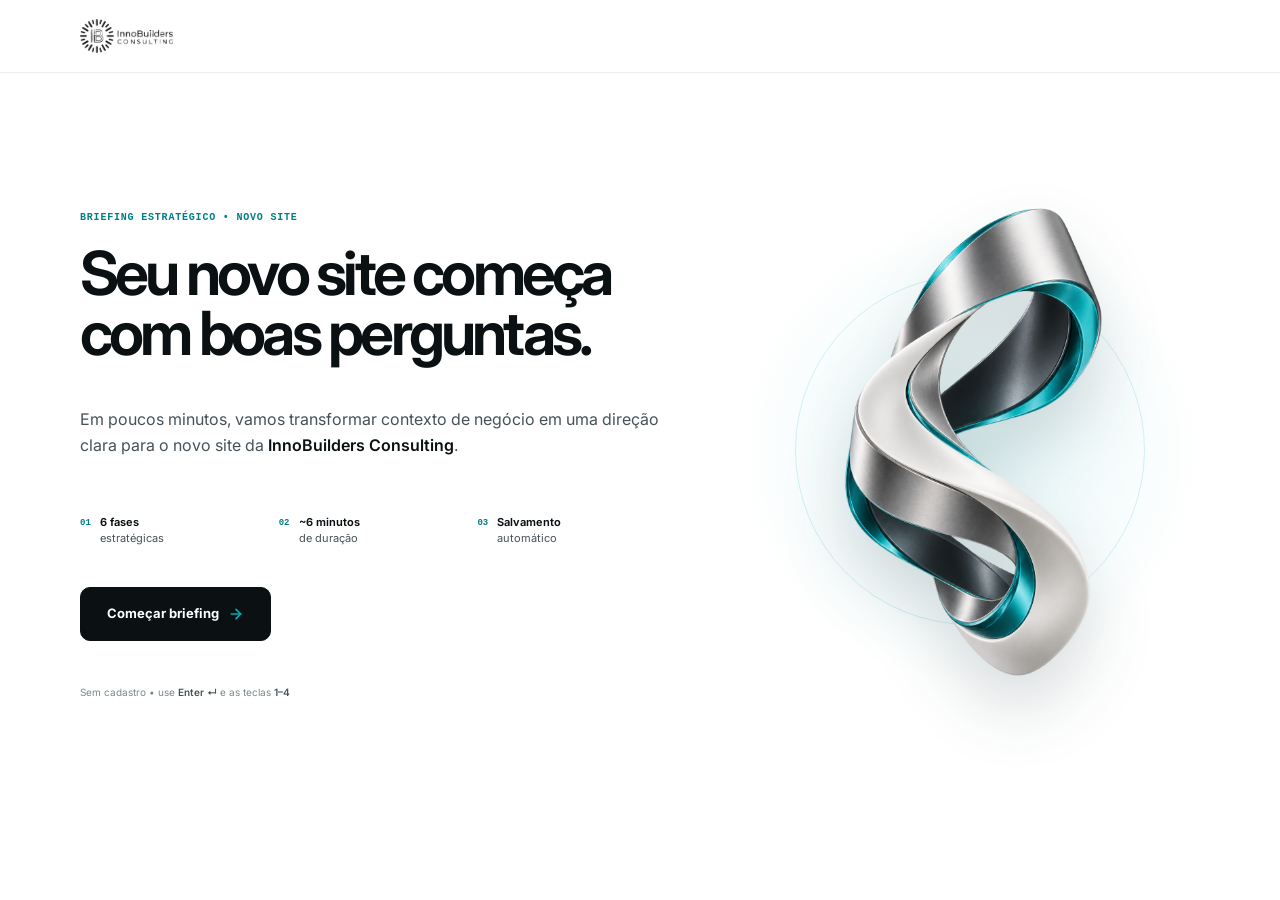
<file: index.html>
<!DOCTYPE html>
<html lang="pt-BR">
<head>
  <meta charset="UTF-8">
  <meta name="viewport" content="width=device-width, initial-scale=1.0, viewport-fit=cover">
  <meta name="theme-color" content="#FFFFFF">
  <meta name="apple-mobile-web-app-capable" content="yes">
  <meta name="apple-mobile-web-app-status-bar-style" content="black-translucent">
  <title>Formulário para Criação de Site da Empresa | InnoBuilders Consulting</title>
  
  <!-- Favicon oficial InnoBuilders -->
  <link rel="icon" type="image/png" href="assets/favicon-ib.png">

  <!-- Apple Design System Minimalista (Simplicidade, Clareza e Foco) -->
  <link rel="stylesheet" href="styles.css">
</head>
<body class="apple-theme-dark">
  <a class="skip-link" href="#apple-stage">Pular para o conteúdo</a>

  <!-- ===================================================================
       BARRA SUPERIOR MINIMALISTA
       =================================================================== -->
  <header class="minimal-nav" id="apple-nav">
    <!-- Linha de Progresso Contínua no Topo -->
    <div class="progress-line-track" role="progressbar" aria-label="Progresso do briefing" aria-valuemin="1" aria-valuemax="30" aria-valuenow="1">
      <div class="progress-line-fill" id="apple-progress-fill"></div>
    </div>

    <div class="nav-content">
      <!-- Marca InnoBuilders -->
      <button type="button" class="nav-brand" id="nav-brand-btn" title="Voltar ao início" aria-label="Voltar ao início">
        <img src="assets/logo-innobuilders-cropped.png" alt="InnoBuilders" class="nav-logo">
        <span class="nav-brand-name">InnoBuilders</span>
      </button>

      <!-- Fase Atual e Contador -->
      <div class="nav-right">
        <span class="nav-phase-tag" id="nav-phase-tag">Fase 1 • Posicionamento</span>
        <span class="nav-step-count" id="nav-step-counter" aria-live="polite">1 de 30</span>
        <button type="button" class="btn-index-ghost" id="btn-open-index" title="Ver todas as 30 perguntas">
          <svg width="14" height="14" viewBox="0 0 24 24" fill="none" stroke="currentColor" stroke-width="2" stroke-linecap="round" stroke-linejoin="round">
            <line x1="3" y1="6" x2="21" y2="6"></line>
            <line x1="3" y1="12" x2="21" y2="12"></line>
            <line x1="3" y1="18" x2="21" y2="18"></line>
          </svg>
          <span>Índice</span>
        </button>
        <a href="admin.html" class="btn-index-ghost" title="Acessar Painel Executivo de Briefings" style="text-decoration:none;">
          <span>Admin</span>
        </a>
      </div>
    </div>
  </header>

  <!-- ===================================================================
       PALCO PRINCIPAL (CANVAS LIMPO E RESPONSIVO)
       =================================================================== -->
  <main class="minimal-stage" id="apple-stage">

    <!-- ---------------------------------------------------------------
         1. INTRODUÇÃO / ONBOARDING (SIMPLES, DIRETO E ELEGANTE)
         --------------------------------------------------------------- -->
    <section class="stage-view active" id="view-onboarding">
      <div class="intro-centered">
        
        <!-- Logo Oficial Cromado da InnoBuilders -->
        <div class="hero-logo-box">
          <img src="assets/logo-innobuilders-cropped.png" alt="InnoBuilders Consulting" class="hero-brand-logo">
        </div>

        <div class="hero-pill-badge">
          <span>Briefing estratégico &bull; Novo site</span>
        </div>

        <h1 class="intro-title">
          Seu novo site começa com boas perguntas.
        </h1>

        <p class="intro-desc">
          Em poucos minutos, vamos transformar contexto de negócio em uma direção clara para o novo site da <strong>InnoBuilders Consulting</strong>.
        </p>

        <div class="hero-art" aria-hidden="true">
          <img src="assets/innobuilders-ribbon-3d.png" alt="">
        </div>

        <!-- Informações essenciais do fluxo -->
        <div class="hero-feature-tags">
          <div class="hero-tag-item">
            <span class="tag-index" aria-hidden="true">01</span>
            <span><strong>6 fases</strong> estratégicas</span>
          </div>
          <div class="hero-tag-item">
            <span class="tag-index" aria-hidden="true">02</span>
            <span><strong>~6 minutos</strong> de duração</span>
          </div>
          <div class="hero-tag-item">
            <span class="tag-index" aria-hidden="true">03</span>
            <span><strong>Salvamento</strong> automático</span>
          </div>
        </div>

        <!-- Ação Principal Única -->
        <div class="intro-action">
          <button type="button" class="btn-primary-pill btn-hero-start" id="btn-start-briefing">
            <span>Começar briefing</span>
            <svg width="16" height="16" viewBox="0 0 24 24" fill="none" stroke="currentColor" stroke-width="2.5" stroke-linecap="round" stroke-linejoin="round">
              <line x1="5" y1="12" x2="19" y2="12"></line>
              <polyline points="12 5 19 12 12 19"></polyline>
            </svg>
          </button>
        </div>

        <p class="intro-hint">
          Sem cadastro &bull; use <strong>Enter ↵</strong> e as teclas <strong>1–4</strong>
        </p>

      </div>
    </section>

    <!-- ---------------------------------------------------------------
         2. PERGUNTA ATIVA DO QUIZ (FOCADA, DIRETA, SEM CAIXAS PESADAS)
         --------------------------------------------------------------- -->
    <section class="stage-view" id="view-quiz">
      <div class="question-flow-wrap" id="question-render-target">
        <!-- Injetado dinamicamente pelo app.js -->
      </div>
    </section>

    <!-- ---------------------------------------------------------------
         3. SUCESSO & RELATÓRIO FINAL
         --------------------------------------------------------------- -->
    <section class="stage-view" id="view-success">
      <div class="success-flow-wrap">
        
        <div class="success-top-card">
          <div class="success-check-badge">✓</div>
          <h1 class="success-title">Briefing Concluído com Sucesso</h1>
          <p class="success-desc">
            Todas as respostas para o novo site da <strong>InnoBuilders Consulting</strong> foram salvas e estruturadas.
          </p>

          <div class="success-stats">
            <span class="stat-pill"><strong id="report-answered-count">30</strong> / 30 respondidas</span>
            <span class="stat-pill">6 Fases Estratégicas</span>
            <span class="stat-pill stat-db-sync" id="sync-status-badge">
              <span class="sync-dot-live"></span>
              <span id="sync-status-text">Gravando no Banco de Dados...</span>
            </span>
          </div>

          <div class="success-buttons-row">
            <button type="button" class="btn-primary-pill" id="btn-whatsapp-send" style="background: linear-gradient(135deg, #25D366, #128C7E); color: #fff; box-shadow: 0 4px 14px rgba(37, 211, 102, 0.35);">
              <svg width="18" height="18" viewBox="0 0 24 24" fill="none" stroke="currentColor" stroke-width="2" stroke-linecap="round" stroke-linejoin="round" style="margin-right: 6px;"><path d="M21 11.5a8.38 8.38 0 0 1-.9 3.8 8.5 8.5 0 0 1-7.6 4.7 8.38 8.38 0 0 1-3.8-.9L3 21l1.9-5.7a8.38 8.38 0 0 1-.9-3.8 8.5 8.5 0 0 1 4.7-7.6 8.38 8.38 0 0 1 3.8-.9h.5a8.48 8.48 0 0 1 8 8v.5z"/></svg>
              <span>Enviar via WhatsApp</span>
            </button>
            <button type="button" class="btn-secondary-pill" id="btn-print-pdf">
              <span>Imprimir / Salvar em PDF</span>
            </button>
            <button type="button" class="btn-secondary-pill" id="btn-copy-summary">
              <span>Copiar Resumo em Texto</span>
            </button>
            <button type="button" class="btn-secondary-pill" id="btn-download-json">
              <span>Baixar Arquivo JSON</span>
            </button>
            <button type="button" class="btn-secondary-pill" id="btn-edit-answers">
              <span>Revisar Respostas</span>
            </button>
          </div>
        </div>

        <!-- Árvore com as Respostas -->
        <div class="answers-tree" id="report-answers-tree">
          <!-- Injetado dinamicamente -->
        </div>

      </div>
    </section>

  </main>

  <!-- ===================================================================
       BARRA INFERIOR DE CONTROLES
       =================================================================== -->
  <footer class="minimal-toolbar" id="apple-toolbar">
    <div class="toolbar-content">
      
      <!-- Voltar -->
      <button type="button" class="btn-ghost-nav" id="btn-step-back" disabled title="Voltar (Esc)">
        <svg width="15" height="15" viewBox="0 0 24 24" fill="none" stroke="currentColor" stroke-width="2.5" stroke-linecap="round" stroke-linejoin="round">
          <line x1="19" y1="12" x2="5" y2="12"></line>
          <polyline points="12 19 5 12 12 5"></polyline>
        </svg>
        <span>Voltar</span>
        <kbd class="kbd-subtle">Esc</kbd>
      </button>

      <!-- Status de Autosave -->
      <div class="autosave-tag">
        <span class="save-dot"></span>
        <span id="status-autosave-label">Salvo automaticamente</span>
      </div>

      <!-- Continuar -->
      <button type="button" class="btn-primary-pill" id="btn-step-continue" title="Continuar (Enter)">
        <span id="btn-continue-label">Continuar</span>
        <kbd class="btn-kbd">↵ Enter</kbd>
      </button>

    </div>
  </footer>

  <!-- ===================================================================
       MODAL SIMPLES: ÍNDICE DAS 30 PERGUNTAS
       =================================================================== -->
  <div class="minimal-modal-backdrop" id="sheet-backdrop" aria-hidden="true">
    <div class="minimal-modal-card" role="dialog" aria-modal="true" aria-labelledby="modal-index-title">
      <div class="modal-header">
        <div>
          <h3 class="modal-title" id="modal-index-title">Índice das 30 Perguntas</h3>
          <p class="modal-subtitle">Selecione qualquer pergunta para ir direto a ela</p>
        </div>
        <button type="button" class="btn-modal-close" id="btn-close-sheet" aria-label="Fechar índice">
          <svg aria-hidden="true" width="18" height="18" viewBox="0 0 24 24" fill="none" stroke="currentColor" stroke-width="2" stroke-linecap="round"><path d="M18 6 6 18M6 6l12 12"/></svg>
        </button>
      </div>

      <div class="modal-scroll-list" id="sheet-questions-list">
        <!-- Injetado dinamicamente -->
      </div>
    </div>
  </div>

  <script src="app.js"></script>
</body>
</html>
</file>
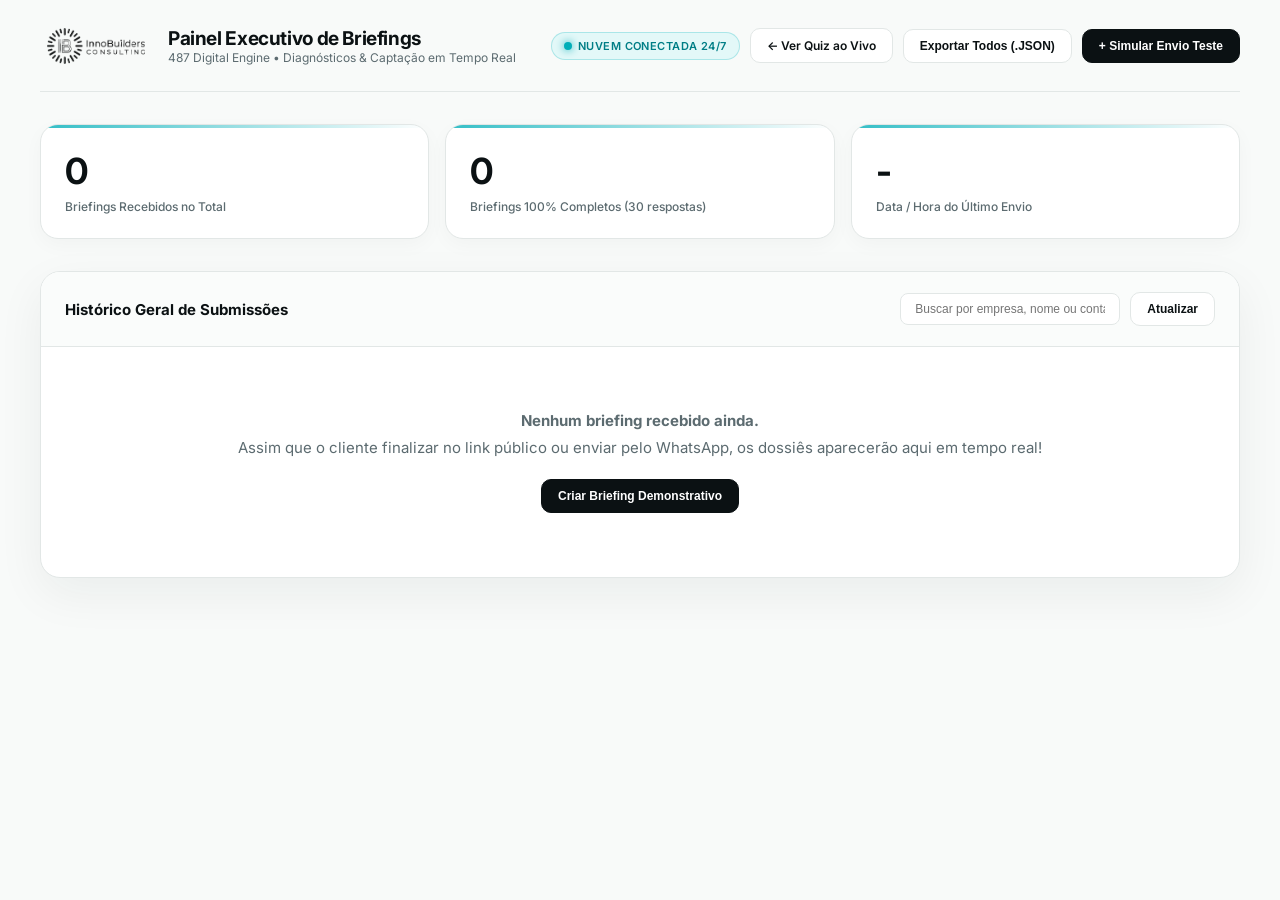
<file: admin.html>
<!DOCTYPE html>
<html lang="pt-BR">
<head>
  <meta charset="UTF-8">
  <meta name="viewport" content="width=device-width, initial-scale=1.0">
  <title>InnoBuilders Consulting — Painel Executivo de Briefings (Admin)</title>
  <link rel="icon" type="image/png" href="assets/favicon-ib.png">
  <link rel="preconnect" href="https://fonts.googleapis.com">
  <link rel="preconnect" href="https://fonts.gstatic.com" crossorigin>
  <link href="https://fonts.googleapis.com/css2?family=Inter:wght@400;500;600;700&family=SFMono-Regular&display=swap" rel="stylesheet">
  <style>
    :root {
      --bg: #f8faf9;
      --card: #ffffff;
      --text: #0b1113;
      --text-dim: #5c6b70;
      --teal: #00aeb8;
      --teal-dark: #007e86;
      --teal-soft: #e3f8f8;
      --border: #e2e7e6;
      --shadow: 0 16px 48px rgba(18,36,39,.06);
      --font: 'Inter', -apple-system, BlinkMacSystemFont, 'Segoe UI', Roboto, sans-serif;
    }
    * { box-sizing: border-box; margin: 0; padding: 0; }
    body {
      background: var(--bg);
      color: var(--text);
      font-family: var(--font);
      min-height: 100vh;
      padding: 0 24px 60px;
      -webkit-font-smoothing: antialiased;
    }
    .container { max-width: 1200px; margin: 0 auto; }
    
    /* Header */
    .header {
      display: flex;
      justify-content: space-between;
      align-items: center;
      min-height: 92px;
      padding: 24px 0;
      border-bottom: 1px solid var(--border);
      margin-bottom: 32px;
      flex-wrap: wrap;
      gap: 16px;
    }
    .brand { display: flex; align-items: center; gap: 16px; }
    .brand img { width: 112px; height: 36px; object-fit: contain; filter: brightness(.18); }
    .brand-title { font-size: 19px; font-weight: 700; letter-spacing: -0.02em; }
    .brand-subtitle { font-size: 12px; color: var(--text-dim); }
    .badge-live {
      display: inline-flex;
      align-items: center;
      gap: 6px;
      padding: 6px 12px;
      background: var(--teal-soft);
      border: 1px solid rgba(0,174,184,.25);
      color: var(--teal-dark);
      border-radius: 980px;
      font-size: 11px;
      font-weight: 600;
      text-transform: uppercase;
      letter-spacing: 0.04em;
    }
    .dot-live { width: 8px; height: 8px; border-radius: 50%; background: var(--teal); box-shadow: 0 0 8px var(--teal); }
    
    .btn-header {
      display: inline-flex;
      align-items: center;
      gap: 8px;
      padding: 9px 16px;
      border-radius: 10px;
      font-size: 12px;
      font-weight: 600;
      text-decoration: none;
      transition: all 160ms ease;
      cursor: pointer;
    }
    .btn-outline {
      border: 1px solid var(--border);
      background: #fff;
      color: var(--text);
    }
    .btn-outline:hover {
      border-color: var(--teal);
      color: var(--teal-dark);
      transform: translateY(-1px);
    }
    .btn-primary {
      background: var(--text);
      color: #fff;
      border: 1px solid var(--text);
    }
    .btn-primary:hover {
      background: var(--teal-dark);
      border-color: var(--teal-dark);
      transform: translateY(-1px);
    }

    /* Stats Grid */
    .stats-grid {
      display: grid;
      grid-template-columns: repeat(auto-fit, minmax(240px, 1fr));
      gap: 16px;
      margin-bottom: 32px;
    }
    .stat-card {
      background: var(--card);
      border: 1px solid var(--border);
      border-radius: 18px;
      padding: 24px;
      box-shadow: 0 6px 20px rgba(18,36,39,.03);
      position: relative;
      overflow: hidden;
    }
    .stat-card::before {
      content: '';
      position: absolute;
      top: 0; left: 0; right: 0; height: 3px;
      background: linear-gradient(90deg, var(--teal), transparent);
      opacity: 0.8;
    }
    .stat-num { font-size: 36px; font-weight: 700; color: var(--text); letter-spacing: -0.03em; }
    .stat-lbl { font-size: 12px; color: var(--text-dim); margin-top: 6px; font-weight: 500; }
    
    /* Table Card */
    .table-card {
      background: var(--card);
      border: 1px solid var(--border);
      border-radius: 20px;
      overflow: hidden;
      box-shadow: var(--shadow);
    }
    .table-head {
      padding: 20px 24px;
      background: #fafcfb;
      border-bottom: 1px solid var(--border);
      display: flex;
      justify-content: space-between;
      align-items: center;
      flex-wrap: wrap;
      gap: 14px;
    }
    .table-title { font-size: 15px; font-weight: 700; }
    .table-actions { display: flex; gap: 10px; align-items: center; }
    .search-input {
      padding: 8px 14px;
      border: 1px solid var(--border);
      border-radius: 8px;
      font-size: 12px;
      outline: none;
      min-width: 220px;
    }
    .search-input:focus { border-color: var(--teal); }
    
    table { width: 100%; border-collapse: collapse; text-align: left; }
    th {
      padding: 14px 24px;
      font-size: 11px;
      color: var(--text-dim);
      text-transform: uppercase;
      letter-spacing: 0.05em;
      border-bottom: 1px solid var(--border);
      background: #fafcfb;
    }
    td {
      padding: 18px 24px;
      font-size: 13px;
      border-bottom: 1px solid #edf1f0;
      vertical-align: middle;
    }
    tbody tr:hover td { background: #f8faf9; }
    .badge-count {
      display: inline-block;
      padding: 4px 9px;
      background: var(--teal-soft);
      color: var(--teal-dark);
      border-radius: 6px;
      font-size: 11px;
      font-weight: 600;
    }
    .empty-msg {
      text-align: center;
      padding: 64px 20px;
      color: var(--text-dim);
    }
    .empty-msg p { font-size: 15px; margin-bottom: 8px; }

    /* Modal */
    #detail-modal {
      display: none;
      position: fixed;
      inset: 0;
      background: rgba(11,17,19,0.45);
      backdrop-filter: blur(14px);
      -webkit-backdrop-filter: blur(14px);
      z-index: 1000;
      padding: 24px;
      overflow-y: auto;
    }
    .modal-box {
      max-width: 860px;
      margin: 40px auto;
      background: #ffffff;
      border: 1px solid var(--border);
      border-radius: 24px;
      padding: 36px;
      box-shadow: 0 30px 100px rgba(15,33,36,.25);
      animation: modal-in 240ms cubic-bezier(.2,.8,.2,1) both;
    }
    @keyframes modal-in {
      from { opacity: 0; transform: translateY(12px) scale(0.98); }
      to { opacity: 1; transform: translateY(0) scale(1); }
    }
    .modal-header-row {
      display: flex;
      justify-content: space-between;
      align-items: flex-start;
      margin-bottom: 24px;
      padding-bottom: 18px;
      border-bottom: 1px solid var(--border);
    }
    .modal-title { font-size: 20px; font-weight: 700; letter-spacing: -0.02em; }
    .modal-sub { font-size: 13px; color: var(--text-dim); margin-top: 4px; }
    .modal-close {
      background: none;
      border: none;
      font-size: 28px;
      color: var(--text-dim);
      cursor: pointer;
      line-height: 1;
      padding: 0 4px;
    }
    .modal-close:hover { color: var(--text); }
    .phase-section { margin-bottom: 28px; }
    .phase-title {
      font-size: 13px;
      text-transform: uppercase;
      letter-spacing: 0.05em;
      color: var(--teal-dark);
      font-weight: 700;
      margin-bottom: 12px;
      padding-bottom: 6px;
      border-bottom: 1px solid var(--teal-soft);
    }
    .qa-item {
      background: #fbfcfc;
      border: 1px solid #edf1f0;
      border-radius: 12px;
      padding: 14px 18px;
      margin-bottom: 10px;
    }
    .qa-q { font-size: 13px; font-weight: 600; color: var(--text); margin-bottom: 6px; }
    .qa-a { font-size: 13px; color: var(--teal-dark); font-weight: 500; }
    .qa-a.empty { color: #9aa7ab; font-style: italic; }

    @media (max-width: 768px) {
      body { padding: 0 16px 40px; }
      .header { flex-direction: column; align-items: flex-start; }
      .table-card { overflow-x: auto; }
      table { min-width: 720px; }
      .modal-box { padding: 20px; margin: 16px auto; }
    }
  </style>
</head>
<body>

  <div class="container">
    
    <!-- Top Header -->
    <header class="header">
      <div class="brand">
        <img src="assets/logo-innobuilders-cropped.png" alt="InnoBuilders Consulting">
        <div>
          <h1 class="brand-title">Painel Executivo de Briefings</h1>
          <p class="brand-subtitle">487 Digital Engine &bull; Diagnósticos & Captação em Tempo Real</p>
        </div>
      </div>
      <div style="display: flex; gap: 10px; align-items: center; flex-wrap: wrap;">
        <span class="badge-live"><span class="dot-live"></span> Nuvem Conectada 24/7</span>
        <a href="index.html" class="btn-header btn-outline">← Ver Quiz ao Vivo</a>
        <button type="button" class="btn-header btn-outline" onclick="exportAllJson()">Exportar Todos (.JSON)</button>
        <button type="button" class="btn-header btn-primary" onclick="simulateNewSubmission()">+ Simular Envio Teste</button>
      </div>
    </header>

    <!-- KPI Stats -->
    <section class="stats-grid">
      <div class="stat-card">
        <div class="stat-num" id="stat-total">0</div>
        <div class="stat-lbl">Briefings Recebidos no Total</div>
      </div>
      <div class="stat-card">
        <div class="stat-num" id="stat-complete">0</div>
        <div class="stat-lbl">Briefings 100% Completos (30 respostas)</div>
      </div>
      <div class="stat-card">
        <div class="stat-num" id="stat-latest">-</div>
        <div class="stat-lbl">Data / Hora do Último Envio</div>
      </div>
    </section>

    <!-- Main Table -->
    <main class="table-card">
      <div class="table-head">
        <span class="table-title">Histórico Geral de Submissões</span>
        <div class="table-actions">
          <input type="text" id="search-input" class="search-input" placeholder="Buscar por empresa, nome ou contato..." oninput="filterTable()">
          <button type="button" class="btn-header btn-outline" onclick="loadSubmissions()">Atualizar</button>
        </div>
      </div>

      <div id="table-container">
        <!-- Injetado dinamicamente via JS -->
      </div>
    </main>

  </div>

  <!-- Modal Detalhado de Respostas -->
  <div id="detail-modal" onclick="if(event.target === this) closeModal()">
    <div class="modal-box">
      <div class="modal-header-row">
        <div>
          <h2 class="modal-title" id="modal-company-title">InnoBuilders Consulting</h2>
          <p class="modal-sub" id="modal-meta-info">Respondido por ... em ...</p>
        </div>
        <button type="button" class="modal-close" onclick="closeModal()">&times;</button>
      </div>

      <div style="display:flex; gap:10px; margin-bottom: 24px; flex-wrap:wrap;">
        <button type="button" class="btn-header btn-primary" onclick="copyCurrentMarkdown()">Copiar Relatório em Markdown</button>
        <button type="button" class="btn-header btn-outline" onclick="window.print()">Imprimir / Salvar em PDF</button>
        <button type="button" class="btn-header btn-outline" onclick="downloadCurrentJson()">Baixar JSON Deste Briefing</button>
      </div>

      <div id="modal-answers-tree">
        <!-- Injetado dinamicamente -->
      </div>
    </div>
  </div>

  <script>
    const STORAGE_KEY = "innobuilders_admin_submissions_v1";

    const BRIEFING_QUESTIONS_META = [
      { id: 1, phase: 1, phaseName: "Fase 01 • Posicionamento Estratégico", title: "Qual é o modelo de negócio central da InnoBuilders?" },
      { id: 2, phase: 1, phaseName: "Fase 01 • Posicionamento Estratégico", title: "Quais são os valores inegociáveis que o site deve transmitir?" },
      { id: 3, phase: 1, phaseName: "Fase 01 • Posicionamento Estratégico", title: "Qual é o principal diferencial competitivo da InnoBuilders?" },
      { id: 4, phase: 1, phaseName: "Fase 01 • Posicionamento Estratégico", title: "Qual o status atual dos ativos de identidade visual da marca?" },
      { id: 5, phase: 1, phaseName: "Fase 01 • Posicionamento Estratégico", title: "Qual a percepção imediata desejada nos primeiros 3 segundos?" },
      { id: 6, phase: 2, phaseName: "Fase 02 • Público-Alvo & ICP", title: "Quem é o tomador de decisão ideal (ICP) da InnoBuilders?" },
      { id: 7, phase: 2, phaseName: "Fase 02 • Público-Alvo & ICP", title: "Qual é o porte e estágio das empresas clientes prioritárias?" },
      { id: 8, phase: 2, phaseName: "Fase 02 • Público-Alvo & ICP", title: "Qual é a principal dor que leva o cliente a buscar a InnoBuilders?" },
      { id: 9, phase: 2, phaseName: "Fase 02 • Público-Alvo & ICP", title: "Quais são as objeções mais comuns na etapa comercial?" },
      { id: 10, phase: 2, phaseName: "Fase 02 • Público-Alvo & ICP", title: "Qual é o nível de maturidade técnica do público que navega no site?" },
      { id: 11, phase: 3, phaseName: "Fase 03 • Arquitetura & UX", title: "Qual é o mapa de navegação essencial planejado para o site?" },
      { id: 12, phase: 3, phaseName: "Fase 03 • Arquitetura & UX", title: "Como deve ser composto o Hero Header da página inicial?" },
      { id: 13, phase: 3, phaseName: "Fase 03 • Arquitetura & UX", title: "Qual modelo de apresentação das soluções e serviços é o ideal?" },
      { id: 14, phase: 3, phaseName: "Fase 03 • Arquitetura & UX", title: "Como a prova social e autoridade serão apresentadas no site?" },
      { id: 15, phase: 3, phaseName: "Fase 03 • Arquitetura & UX", title: "Como a história e o propósito dos fundadores devem constar no site?" },
      { id: 16, phase: 4, phaseName: "Fase 04 • Conteúdo & Tom de Voz", title: "Qual é o tom de voz predominante para o copywriting do site?" },
      { id: 17, phase: 4, phaseName: "Fase 04 • Conteúdo & Tom de Voz", title: "Quais idiomas o site deve contemplar no lançamento e roadmap?" },
      { id: 18, phase: 4, phaseName: "Fase 04 • Conteúdo & Tom de Voz", title: "Como será a produção e fornecimento dos textos definitivos?" },
      { id: 19, phase: 4, phaseName: "Fase 04 • Conteúdo & Tom de Voz", title: "Quais ativos de imagem e mídia a empresa já possui disponíveis?" },
      { id: 20, phase: 4, phaseName: "Fase 04 • Conteúdo & Tom de Voz", title: "O site terá um blog, central de artigos ou hub de insights?" },
      { id: 21, phase: 5, phaseName: "Fase 05 • Conversão & Leads", title: "Qual é a Chamada para Ação (CTA) prioritária do site?" },
      { id: 22, phase: 5, phaseName: "Fase 05 • Conversão & Leads", title: "Quais ferramentas de CRM ou automação devem ser integradas?" },
      { id: 23, phase: 5, phaseName: "Fase 05 • Conversão & Leads", title: "Deseja oferecer materiais ricos ou iscas de qualificação?" },
      { id: 24, phase: 5, phaseName: "Fase 05 • Conversão & Leads", title: "Qual o formato de integração do botão flutuante de WhatsApp?" },
      { id: 25, phase: 5, phaseName: "Fase 05 • Conversão & Leads", title: "Quais campos são cruciais no formulário de contato do site?" },
      { id: 26, phase: 6, phaseName: "Fase 06 • Engenharia & Infra", title: "Qual é a arquitetura tecnológica e stack preferida para o site?" },
      { id: 27, phase: 6, phaseName: "Fase 06 • Engenharia & Infra", title: "Quais são os requisitos de conformidade jurídica e LGPD?" },
      { id: 28, phase: 6, phaseName: "Fase 06 • Engenharia & Infra", title: "Quais são as metas de velocidade e Core Web Vitals do site?" },
      { id: 29, phase: 6, phaseName: "Fase 06 • Engenharia & Infra", title: "Qual é o cronograma e prazo estimado desejado para publicação?" },
      { id: 30, phase: 6, phaseName: "Fase 06 • Engenharia & Infra", title: "Qual o modelo desejado para manutenção e evolução contínua?" }
    ];

    let currentSelectedSubmission = null;

    // Ingestão automática via Parâmetros de URL (?lead=... ou ?import=...)
    function checkUrlIngestion() {
      const urlParams = new URLSearchParams(window.location.search);
      const leadPayload = urlParams.get("lead") || urlParams.get("import");
      if (leadPayload) {
        try {
          const decoded = JSON.parse(decodeURIComponent(atob(leadPayload)));
          saveSubmissionToAdmin(decoded);
          // Limpa o parâmetro da URL sem dar reload
          window.history.replaceState({}, document.title, window.location.pathname);
          viewDetails(decoded.id);
        } catch (e) {
          console.warn("Falha ao decodificar lead da URL:", e);
        }
      }
    }

    function getLocalSubmissions() {
      try {
        const raw = localStorage.getItem(STORAGE_KEY);
        return raw ? JSON.parse(raw) : [];
      } catch (e) {
        return [];
      }
    }

    function saveSubmissionToAdmin(data) {
      let list = getLocalSubmissions();
      // Evita duplicidade por ID
      list = list.filter(item => item.id !== data.id);
      list.unshift(data);
      localStorage.setItem(STORAGE_KEY, JSON.stringify(list));
      loadSubmissions();
    }

    function loadSubmissions() {
      let list = getLocalSubmissions();

      // Atualiza KPIs
      document.getElementById("stat-total").textContent = list.length;
      document.getElementById("stat-complete").textContent = list.filter(i => (i.answersCount || Object.keys(i.answers || {}).length) >= 28).length;
      document.getElementById("stat-latest").textContent = list.length > 0 ? new Date(list[0].timestamp || Date.now()).toLocaleDateString('pt-BR') : '-';

      renderTable(list);
    }

    function renderTable(list) {
      const container = document.getElementById("table-container");
      if (!list || list.length === 0) {
        container.innerHTML = `
          <div class="empty-msg">
            <p><strong>Nenhum briefing recebido ainda.</strong></p>
            <p>Assim que o cliente finalizar no link público ou enviar pelo WhatsApp, os dossiês aparecerão aqui em tempo real!</p>
            <button class="btn-header btn-primary" style="margin-top:14px;" onclick="simulateNewSubmission()">Criar Briefing Demonstrativo</button>
          </div>
        `;
        return;
      }

      container.innerHTML = `
        <table>
          <thead>
            <tr>
              <th>ID</th>
              <th>Data / Hora</th>
              <th>Respondente</th>
              <th>Empresa</th>
              <th>Contato</th>
              <th>Respostas</th>
              <th>Ações</th>
            </tr>
          </thead>
          <tbody>
            ${list.map(item => {
              const answersCount = item.answersCount || Object.keys(item.answers || {}).length;
              return `
                <tr>
                  <td><strong>#${item.id || '1'}</strong></td>
                  <td style="color:var(--text-dim); font-size:12px;">${new Date(item.timestamp || Date.now()).toLocaleString('pt-BR')}</td>
                  <td><strong>${escapeHtml(item.respondentName || 'Diretoria')}</strong></td>
                  <td>${escapeHtml(item.companyName || 'InnoBuilders Consulting')}</td>
                  <td style="color:var(--teal); font-family:monospace;">${escapeHtml(item.contact || '(WhatsApp)')}</td>
                  <td><span class="badge-count">${answersCount} / 30</span></td>
                  <td>
                    <button class="btn-header btn-primary" style="padding:6px 12px; font-size:11px;" onclick="viewDetails('${item.id}')">Ver Respostas</button>
                    <button class="btn-header btn-outline" style="padding:6px 10px; font-size:11px; margin-left:4px; color:#c92a2a;" onclick="deleteSubmission('${item.id}')" title="Excluir">✕</button>
                  </td>
                </tr>
              `;
            }).join('')}
          </tbody>
        </table>
      `;
    }

    function viewDetails(id) {
      const list = getLocalSubmissions();
      const item = list.find(s => String(s.id) === String(id));
      if (!item) return;

      currentSelectedSubmission = item;
      document.getElementById("modal-company-title").textContent = item.companyName || "InnoBuilders Consulting";
      document.getElementById("modal-meta-info").textContent = `Respondente: ${item.respondentName || 'Diretoria'} • Contato: ${item.contact || '-'} • Data: ${new Date(item.timestamp || Date.now()).toLocaleString('pt-BR')}`;

      // Agrupa por fases
      const treeContainer = document.getElementById("modal-answers-tree");
      const phases = [1, 2, 3, 4, 5, 6];
      
      treeContainer.innerHTML = phases.map(phNum => {
        const qList = BRIEFING_QUESTIONS_META.filter(q => q.phase === phNum);
        return `
          <div class="phase-section">
            <h3 class="phase-title">${qList[0].phaseName}</h3>
            ${qList.map(q => {
              const ans = (item.answers && item.answers[q.id]) || "";
              return `
                <div class="qa-item">
                  <div class="qa-q">${q.id.toString().padStart(2, '0')}. ${q.title}</div>
                  <div class="qa-a ${ans ? '' : 'empty'}">${ans ? escapeHtml(ans) : '(Não respondida)'}</div>
                </div>
              `;
            }).join('')}
          </div>
        `;
      }).join('');

      document.getElementById("detail-modal").style.display = "block";
    }

    function closeModal() {
      document.getElementById("detail-modal").style.display = "none";
    }

    function deleteSubmission(id) {
      if (!confirm("Deseja realmente excluir este registro de briefing?")) return;
      let list = getLocalSubmissions();
      list = list.filter(s => String(s.id) !== String(id));
      localStorage.setItem(STORAGE_KEY, JSON.stringify(list));
      loadSubmissions();
    }

    function filterTable() {
      const query = document.getElementById("search-input").value.toLowerCase();
      const list = getLocalSubmissions();
      const filtered = list.filter(item => {
        return (item.respondentName || '').toLowerCase().includes(query) ||
               (item.companyName || '').toLowerCase().includes(query) ||
               (item.contact || '').toLowerCase().includes(query);
      });
      renderTable(filtered);
    }

    function copyCurrentMarkdown() {
      if (!currentSelectedSubmission) return;
      let md = `# INNOBUILDERS CONSULTING — BRIEFING DO SITE\n\n`;
      md += `- **Empresa:** ${currentSelectedSubmission.companyName}\n`;
      md += `- **Respondente:** ${currentSelectedSubmission.respondentName}\n`;
      md += `- **Contato:** ${currentSelectedSubmission.contact}\n`;
      md += `- **Data:** ${new Date(currentSelectedSubmission.timestamp).toLocaleString('pt-BR')}\n\n---\n\n`;

      BRIEFING_QUESTIONS_META.forEach(q => {
        const ans = (currentSelectedSubmission.answers && currentSelectedSubmission.answers[q.id]) || "";
        md += `### [Fase 0${q.phase}] ${q.id.toString().padStart(2, '0')}. ${q.title}\n`;
        md += `**Resposta:** ${ans || '*(Pendente)*'}\n\n`;
      });

      navigator.clipboard.writeText(md).then(() => {
        alert("✓ Relatório executivo completo copiado para a área de transferência!");
      });
    }

    function downloadCurrentJson() {
      if (!currentSelectedSubmission) return;
      const blob = new Blob([JSON.stringify(currentSelectedSubmission, null, 2)], { type: "application/json" });
      const url = URL.createObjectURL(blob);
      const a = document.createElement("a");
      a.href = url;
      a.download = `487D_E_InnoBuilders_Briefing_${currentSelectedSubmission.id}_${new Date().toISOString().slice(0,10).replace(/-/g,'')}.json`;
      a.click();
      URL.revokeObjectURL(url);
    }

    function exportAllJson() {
      const list = getLocalSubmissions();
      const blob = new Blob([JSON.stringify(list, null, 2)], { type: "application/json" });
      const url = URL.createObjectURL(blob);
      const a = document.createElement("a");
      a.href = url;
      a.download = `487D_I_InnoBuilders_Todos_Briefings_${new Date().toISOString().slice(0,10).replace(/-/g,'')}.json`;
      a.click();
      URL.revokeObjectURL(url);
    }

    function simulateNewSubmission() {
      const mock = {
        id: "IB-" + Math.floor(1000 + Math.random() * 9000),
        timestamp: new Date().toISOString(),
        respondentName: "Diretoria Executiva InnoBuilders",
        companyName: "InnoBuilders Consulting",
        contact: "contato@innobuilders.com",
        answersCount: 30,
        answers: {
          1: "Consultoria Empresarial Estratégica & Gestão",
          2: "Transparência Radical em Diagnósticos e Entregas",
          3: "Metodologia 'Builder' Mão-na-Massa (Execução Real)",
          4: "Logotipo Oficial Cromado com Monograma e Símbolo Radial",
          5: "Autoridade Máxima e Solidez Corporativa Executiva",
          6: "CEOs, Presidentes e Sócios-Fundadores",
          7: "Grandes Empresas Consolidadas e Scale-ups em Crescimento",
          8: "Estagnação de processos e necessidade de escala com tecnologia",
          9: "Tempo de implementação e curva de adoção do time",
          10: "Alta senioridade de negócios, buscam pragmatismo",
          11: "Home Institucional, Soluções/Cases, Metodologia Builder, Sobre Nós, Contato Executivo",
          12: "Headline de alto impacto com efeito Liquid Glass e call to action direta",
          13: "Grid modular com cards interativos e métricas de ROI comprovadas",
          14: "Logos de clientes atendidos, depoimentos em vídeo e números chave de eficiência",
          15: "Linha do tempo interativa destacando a bagagem sênior dos fundadores",
          16: "Sofisticado, direto ao ponto, assertivo e altamente profissional",
          17: "Português e Inglês (foco em expansão internacional)",
          18: "487 Digital lidera a estruturação da copy com validação dos sócios",
          19: "Manual de marca inicial e logotipo em alta resolução",
          20: "Hub de artigos e diagnósticos estratégicos para gerar autoridade orgânica",
          21: "'Agendar Reunião Diagnóstica com um Sócio'",
          22: "Notificação Direta por E-mail Institucional e WhatsApp Executivo",
          23: "Quiz de Autoavaliação de Maturidade Corporativa",
          24: "Botão Flutuante Sutil no Canto Inferior com Mensagem Prévia",
          25: "Nome, E-mail Corporativo, WhatsApp, Empresa e Desafio Atual",
          26: "Cloudflare Edge + Next.js / Static Ultra Rápido com Core Web Vitals 99+",
          27: "Conformidade integral com LGPD e política de privacidade transparente",
          28: "Carregamento abaixo de 1.2 segundos em qualquer conexão móvel",
          29: "Lançamento em até 21 dias úteis",
          30: "Suporte contínuo e evolução com a 487 Digital"
        }
      };
      saveSubmissionToAdmin(mock);
    }

    function escapeHtml(str) {
      if (!str) return '';
      return String(str).replace(/&/g, '&amp;').replace(/</g, '&lt;').replace(/>/g, '&gt;').replace(/"/g, '&quot;');
    }

    // Inicialização
    checkUrlIngestion();
    loadSubmissions();
  </script>
</body>
</html>
</file>
<file: styles.css>
@import url('https://fonts.googleapis.com/css2?family=Inter:wght@400;500;600;700&display=swap');

:root {
  --page: #ffffff;
  --paper: #ffffff;
  --ink: #0b1113;
  --ink-soft: #465258;
  --muted: #7a878c;
  --line: #dfe5e4;
  --line-strong: #c8d1d0;
  --teal: #00aeb8;
  --teal-dark: #007e86;
  --teal-soft: #e3f8f8;
  --shadow: 0 20px 60px rgba(21, 39, 42, 0.08);
  --shadow-small: 0 8px 24px rgba(21, 39, 42, 0.07);
  --radius: 12px;
  --font: "Inter", -apple-system, BlinkMacSystemFont, "Segoe UI", sans-serif;
  --mono: "SFMono-Regular", Consolas, "Liberation Mono", monospace;
}

*, *::before, *::after { box-sizing: border-box; margin: 0; padding: 0; }
html { min-width: 320px; min-height: 100%; color-scheme: light; background: var(--page); scroll-behavior: smooth; }
body {
  min-width: 320px;
  min-height: 100vh;
  overflow-x: hidden;
  color: var(--ink);
  background: var(--page);
  font-family: var(--font);
  line-height: 1.5;
  -webkit-font-smoothing: antialiased;
  text-rendering: optimizeLegibility;
}
button, textarea { font: inherit; }
button:focus-visible, textarea:focus-visible, [tabindex]:focus-visible, a:focus-visible { outline: 3px solid rgba(0,126,134,.38); outline-offset: 3px; }
.skip-link { position: fixed; z-index: 500; top: 10px; left: 10px; padding: 10px 14px; border-radius: 8px; color: #fff; background: var(--ink); font-size: 12px; font-weight: 700; transform: translateY(-150%); transition: transform 150ms ease; }
.skip-link:focus { transform: translateY(0); }

/* Navigation */
.minimal-nav {
  position: fixed;
  inset: 0 0 auto;
  z-index: 100;
  border-bottom: 1px solid rgba(11,17,19,.08);
  background: rgba(255,255,255,.88);
  backdrop-filter: blur(18px);
  -webkit-backdrop-filter: blur(18px);
}
.progress-line-track { position: absolute; inset: auto 0 0; height: 2px; background: #edf1f0; }
.progress-line-fill { width: 3%; height: 100%; background: var(--teal); transition: width 260ms cubic-bezier(.2,.8,.2,1); }
.nav-content {
  display: flex;
  align-items: center;
  justify-content: space-between;
  width: min(1180px,100%);
  height: 72px;
  margin: 0 auto;
  padding: 0 30px;
}
.nav-brand { display: flex; align-items: center; min-width: 0; padding: 0; border: 0; background: transparent; cursor: pointer; user-select: none; transition: opacity 160ms ease; }
.nav-brand:hover { opacity: .68; }
.nav-logo { display: block; width: 108px; height: 34px; object-fit: contain; object-position: left center; filter: brightness(.18); }
.nav-brand-name { display: none; }
.nav-right { display: flex; align-items: center; gap: 20px; }
.nav-phase-tag { color: var(--muted); font-size: 11px; }
.nav-step-count { color: var(--ink); font-family: var(--mono); font-size: 10px; font-weight: 600; }
.btn-index-ghost {
  display: inline-flex;
  align-items: center;
  gap: 7px;
  padding: 8px 11px;
  border: 1px solid var(--line);
  border-radius: 9px;
  color: var(--ink-soft);
  background: var(--paper);
  font-size: 11px;
  font-weight: 600;
  cursor: pointer;
  transition: border-color 150ms ease, transform 150ms ease, box-shadow 150ms ease;
}
.btn-index-ghost:hover { border-color: var(--line-strong); transform: translateY(-1px); box-shadow: var(--shadow-small); }

/* Main */
.minimal-stage {
  display: flex;
  flex: 1;
  flex-direction: column;
  justify-content: center;
  width: min(100%,900px);
  min-height: 100vh;
  margin: 0 auto;
  padding: 110px 30px 110px;
}
body.mode-onboarding .minimal-stage { width: min(100%,1180px); }
body.mode-success .minimal-stage { width: min(100%,980px); justify-content: flex-start; }
.stage-view { display: none; }
.stage-view.active { display: block; animation: view-in 360ms cubic-bezier(.2,.8,.2,1) both; }
@keyframes view-in { from { opacity: 0; transform: translateY(10px); } to { opacity: 1; transform: translateY(0); } }

/* Premium white onboarding */
.intro-centered {
  display: grid;
  grid-template-columns: minmax(0,1.12fr) minmax(360px,.88fr);
  grid-template-areas:
    "badge art"
    "title art"
    "description art"
    "features art"
    "action art"
    "hint art";
  column-gap: clamp(48px,6vw,88px);
  align-items: center;
  width: 100%;
  padding: 18px 0;
  text-align: left;
}
.hero-logo-box { display: none; }
.hero-brand-logo { display: block; width: 180px; height: auto; object-fit: contain; filter: brightness(.18); }
.hero-pill-badge {
  grid-area: badge;
  display: block;
  align-self: end;
  margin: 0 0 18px;
  color: var(--teal-dark);
  font-family: var(--mono);
  font-size: 10px;
  font-weight: 700;
  letter-spacing: .08em;
  text-transform: uppercase;
}
.intro-title {
  grid-area: title;
  align-self: start;
  max-width: 650px;
  margin: 0 0 22px;
  color: var(--ink);
  font-size: clamp(46px,4.75vw,64px);
  font-weight: 650;
  line-height: .99;
  letter-spacing: -.062em;
}
.intro-desc { grid-area: description; align-self: start; max-width: 590px; margin: 0 0 26px; color: var(--ink-soft); font-size: 16px; line-height: 1.65; }
.intro-desc strong { color: var(--ink); font-weight: 600; }
.hero-art {
  position: relative;
  grid-area: art;
  align-self: stretch;
  display: grid;
  place-items: center;
  min-height: 520px;
  overflow: visible;
  border: 0;
  background: #fff;
  isolation: isolate;
}
.hero-art::before {
  position: absolute;
  z-index: -1;
  width: min(38vw,460px);
  height: min(38vw,460px);
  border-radius: 50%;
  background: radial-gradient(circle, rgba(0,174,184,.11) 0, rgba(0,174,184,.04) 45%, rgba(255,255,255,0) 72%);
  content: "";
}
.hero-art::after {
  position: absolute;
  z-index: -1;
  width: min(30vw,350px);
  height: min(30vw,350px);
  border: 1px solid rgba(0,174,184,.16);
  border-radius: 50%;
  content: "";
}
.hero-art img {
  display: block;
  width: min(100%,400px);
  max-height: 520px;
  object-fit: contain;
  filter: drop-shadow(0 34px 32px rgba(20,45,48,.16));
  animation: ribbon-float 7s ease-in-out infinite;
  transform-origin: 50% 55%;
}
@keyframes ribbon-float {
  0%,100% { transform: translateY(0) rotate(-1deg); }
  50% { transform: translateY(-14px) rotate(1deg); }
}
.hero-feature-tags {
  grid-area: features;
  display: grid;
  grid-template-columns: repeat(3,minmax(0,1fr));
  gap: 12px;
  width: 100%;
  max-width: 610px;
  margin: 0 0 30px;
}
.hero-tag-item {
  display: flex;
  align-items: flex-start;
  gap: 9px;
  min-height: 0;
  padding: 0;
  border: 0;
  color: var(--ink-soft);
  font-size: 11px;
  line-height: 1.45;
}
.hero-tag-item strong { display: block; color: var(--ink); font-weight: 650; }
.tag-index { flex: 0 0 auto; color: var(--teal-dark); font-family: var(--mono); font-size: 9px; font-weight: 700; line-height: 1.8; }
.intro-action { grid-area: action; align-self: start; margin: 0 0 14px; }
.intro-hint { grid-area: hint; color: var(--muted); font-size: 10px; }
.intro-hint strong { color: var(--ink-soft); font-weight: 600; }
body.mode-onboarding .nav-right,
body.mode-onboarding .progress-line-track,
body.mode-onboarding .minimal-toolbar,
body.mode-success .minimal-toolbar { display: none !important; }

/* Questions */
.question-flow-wrap {
  width: 100%;
  padding: 34px;
  border: 1px solid rgba(11,17,19,.07);
  border-radius: 22px;
  background: var(--paper);
  box-shadow: var(--shadow);
}
.question-header { position: relative; margin-bottom: 30px; padding-left: 22px; border-left: 3px solid var(--teal); }
.question-phase-badge {
  display: block;
  margin-bottom: 10px;
  color: var(--teal-dark);
  font-family: var(--mono);
  font-size: 9px;
  font-weight: 700;
  letter-spacing: .08em;
  text-transform: uppercase;
}
.question-title-text {
  max-width: 770px;
  margin-bottom: 9px;
  color: var(--ink);
  font-size: clamp(26px,3vw,36px);
  font-weight: 600;
  line-height: 1.2;
  letter-spacing: -.035em;
  overflow-wrap: anywhere;
}
.question-subtitle-text { max-width: 720px; color: var(--ink-soft); font-size: 13px; line-height: 1.6; }
.options-stack { display: flex; flex-direction: column; gap: 8px; margin-bottom: 18px; }
.simple-option-row {
  display: flex;
  width: 100%;
  align-items: center;
  justify-content: space-between;
  gap: 16px;
  min-height: 60px;
  padding: 12px 16px;
  border: 1px solid var(--line);
  border-radius: 11px;
  color: var(--ink);
  background: #fbfcfc;
  cursor: pointer;
  text-align: left;
  user-select: none;
  transition: border-color 160ms ease, background 160ms ease, transform 160ms ease, box-shadow 160ms ease;
}
.simple-option-row:hover { border-color: var(--line-strong); background: var(--paper); transform: translateY(-1px); box-shadow: var(--shadow-small); }
.simple-option-row.selected { border-color: var(--teal); background: var(--teal-soft); box-shadow: inset 3px 0 0 var(--teal); }
.opt-left { display: flex; flex: 1; align-items: center; gap: 14px; min-width: 0; }
.opt-key-kbd {
  display: grid;
  place-items: center;
  flex: 0 0 25px;
  width: 25px;
  height: 25px;
  border: 1px solid var(--line-strong);
  border-radius: 6px;
  color: var(--muted);
  background: var(--paper);
  font-family: var(--mono);
  font-size: 9px;
  font-weight: 600;
}
.simple-option-row.selected .opt-key-kbd { border-color: var(--teal); color: var(--teal-dark); background: var(--paper); }
.opt-label-text { min-width: 0; color: var(--ink); font-size: 14px; font-weight: 500; line-height: 1.45; overflow-wrap: anywhere; }
.simple-option-row.selected .opt-label-text { font-weight: 600; }
.opt-check-circle {
  display: grid;
  place-items: center;
  flex: 0 0 19px;
  width: 19px;
  height: 19px;
  border: 1px solid var(--line-strong);
  border-radius: 50%;
  color: transparent;
  font-size: 10px;
}
.simple-option-row.selected .opt-check-circle { border-color: var(--teal); color: #fff; background: var(--teal); font-weight: 800; }
.direct-type-box { padding: 15px 16px; border: 1px solid var(--line); border-radius: 11px; background: #fbfcfc; transition: border-color 160ms ease, box-shadow 160ms ease; }
.direct-type-box:focus-within { border-color: var(--teal); box-shadow: 0 0 0 4px rgba(0,174,184,.08); }
.direct-type-label { display: flex; align-items: center; justify-content: space-between; gap: 12px; margin-bottom: 8px; color: var(--muted); font-size: 10px; }
.clean-textarea { display: block; width: 100%; min-height: 72px; padding: 0; border: 0; outline: 0; resize: vertical; color: var(--ink); background: transparent; font-size: 15px; line-height: 1.55; }
.clean-textarea::placeholder { color: #9aa4a7; opacity: 1; }

/* Actions */
.minimal-toolbar { position: fixed; inset: auto 0 0; z-index: 100; border-top: 1px solid rgba(11,17,19,.08); background: rgba(255,255,255,.9); backdrop-filter: blur(18px); -webkit-backdrop-filter: blur(18px); }
.toolbar-content { display: flex; align-items: center; justify-content: space-between; width: min(900px,100%); height: 82px; margin: 0 auto; padding: 0 30px; }
.autosave-tag { display: flex; align-items: center; gap: 8px; color: var(--muted); font-size: 10px; }
.save-dot { width: 6px; height: 6px; border-radius: 50%; background: var(--teal); box-shadow: 0 0 0 4px rgba(0,174,184,.1); }
.btn-primary-pill {
  display: inline-flex;
  align-items: center;
  justify-content: center;
  gap: 9px;
  min-height: 44px;
  padding: 0 20px;
  border: 1px solid var(--ink);
  border-radius: 10px;
  color: #fff;
  background: var(--ink);
  font-size: 12px;
  font-weight: 700;
  cursor: pointer;
  user-select: none;
  transition: background 150ms ease, border-color 150ms ease, transform 150ms ease, box-shadow 150ms ease;
}
.btn-primary-pill:hover { border-color: var(--teal-dark); background: var(--teal-dark); transform: translateY(-1px); box-shadow: 0 12px 24px rgba(0,126,134,.16); }
.btn-primary-pill:active { transform: translateY(0); }
.btn-hero-start { min-height: 54px; padding: 0 26px; border-color: var(--ink); color: #fff; background: var(--ink); font-size: 13px; }
.btn-hero-start svg { color: var(--teal); }
.btn-hero-start:hover { border-color: var(--teal-dark); color: #fff; background: var(--teal-dark); }
.btn-hero-start:hover svg { color: #fff; }
.btn-secondary-pill { display: inline-flex; align-items: center; justify-content: center; gap: 6px; min-height: 42px; padding: 0 15px; border: 1px solid var(--line-strong); border-radius: 10px; color: var(--ink); background: var(--paper); font-size: 11px; font-weight: 600; cursor: pointer; }
.btn-secondary-pill:hover { border-color: #aeb9b8; box-shadow: var(--shadow-small); }
.btn-ghost-nav { display: inline-flex; align-items: center; justify-content: center; gap: 7px; min-height: 40px; padding: 0; border: 0; color: var(--ink-soft); background: transparent; font-size: 11px; font-weight: 600; cursor: pointer; }
.btn-ghost-nav:hover:not(:disabled) { color: var(--ink); }
.btn-ghost-nav:disabled { opacity: .28; cursor: not-allowed; }
.btn-kbd,.kbd-subtle { font-family: var(--mono); font-size: 9px; font-weight: 500; }
.btn-kbd { padding-left: 8px; border-left: 1px solid rgba(255,255,255,.22); color: #bdc8ca; }
.kbd-subtle { color: var(--muted); }

/* Success */
.success-flow-wrap { width: 100%; }
.success-top-card { position: relative; overflow: hidden; margin-top: 22px; padding: 46px; border: 1px solid var(--line); border-radius: 22px; background: var(--paper); box-shadow: var(--shadow); text-align: left; }
.success-top-card::after { position: absolute; top: -110px; right: -70px; width: 300px; height: 450px; background: url("assets/innobuilders-ribbon-3d.png") center/contain no-repeat; opacity: .16; content: ""; transform: rotate(12deg); pointer-events: none; }
.success-check-badge { position: relative; z-index: 1; display: grid; place-items: center; width: 42px; height: 42px; margin-bottom: 22px; border-radius: 12px; color: #fff; background: var(--teal); font-size: 17px; font-weight: 700; }
.success-title { position: relative; z-index: 1; max-width: 660px; margin-bottom: 10px; color: var(--ink); font-size: clamp(31px,4vw,48px); font-weight: 600; line-height: 1.08; letter-spacing: -.045em; }
.success-desc { position: relative; z-index: 1; max-width: 610px; margin: 0 0 25px; color: var(--ink-soft); font-size: 14px; }
.success-desc strong { color: var(--ink); }
.success-stats { position: relative; z-index: 1; display: flex; flex-wrap: wrap; gap: 8px; margin-bottom: 27px; }
.stat-pill { padding: 6px 10px; border: 1px solid var(--line); border-radius: 8px; color: var(--ink-soft); background: #fafbfb; font-size: 10px; }
.stat-pill strong { color: var(--teal-dark); }
.stat-pill.stat-db-sync { display: inline-flex; align-items: center; gap: 7px; color: var(--ink-soft); }
.sync-dot-live { width: 6px; height: 6px; border-radius: 50%; background: var(--teal); }
.success-buttons-row { position: relative; z-index: 1; display: flex; flex-wrap: wrap; gap: 8px; }
.answers-tree { display: flex; flex-direction: column; gap: 24px; padding: 34px 0; }
.phase-block { padding: 24px; border: 1px solid var(--line); border-radius: 16px; background: var(--paper); }
.phase-block-title { margin-bottom: 7px; padding-bottom: 11px; border-bottom: 1px solid var(--line); color: var(--teal-dark); font-family: var(--mono); font-size: 9px; font-weight: 700; letter-spacing: .08em; text-transform: uppercase; }
.tree-qa-item { display: grid; grid-template-columns: minmax(220px,.8fr) minmax(0,1.2fr); gap: 28px; padding: 14px 0; border-bottom: 1px solid #edf0ef; }
.tree-qa-item:last-child { border-bottom: 0; }
.tree-q-label { color: var(--ink); font-size: 12px; font-weight: 600; }
.tree-a-val { padding-left: 12px; border-left: 2px solid var(--teal); color: var(--ink-soft); font-size: 12px; overflow-wrap: anywhere; }
.tree-a-val.empty { border-left-color: var(--line-strong); color: var(--muted); font-style: italic; }

/* Index modal */
.minimal-modal-backdrop { position: fixed; inset: 0; z-index: 200; display: flex; align-items: center; justify-content: center; padding: 20px; background: rgba(10,19,21,.38); backdrop-filter: blur(8px); opacity: 0; pointer-events: none; transition: opacity 180ms ease; }
.minimal-modal-backdrop.open { opacity: 1; pointer-events: auto; }
.minimal-modal-card { display: flex; flex-direction: column; width: min(100%,640px); max-height: min(84vh,760px); overflow: hidden; border: 1px solid rgba(11,17,19,.08); border-radius: 18px; background: var(--paper); box-shadow: 0 34px 90px rgba(18,37,40,.18); }
.modal-header { display: flex; align-items: flex-start; justify-content: space-between; padding: 22px 24px; border-bottom: 1px solid var(--line); }
.modal-title { margin-bottom: 3px; color: var(--ink); font-size: 16px; font-weight: 650; }
.modal-subtitle { color: var(--muted); font-size: 10px; }
.btn-modal-close { display: grid; place-items: center; width: 44px; height: 44px; margin: -10px -10px 0 0; padding: 0; border: 0; border-radius: 9px; color: var(--muted); background: transparent; cursor: pointer; }
.btn-modal-close:hover { color: var(--ink); }
.modal-scroll-list { overflow-y: auto; padding: 10px 14px 16px; }
.modal-phase-header { padding: 15px 9px 7px; color: var(--teal-dark); font-family: var(--mono); font-size: 9px; font-weight: 700; letter-spacing: .08em; text-transform: uppercase; }
.modal-q-row { display: flex; width: 100%; align-items: center; gap: 11px; min-height: 44px; padding: 7px 10px; border: 0; border-left: 3px solid transparent; border-radius: 0 8px 8px 0; color: inherit; background: transparent; cursor: pointer; text-align: left; }
.modal-q-row:hover { background: #f4f7f6; }
.modal-q-row.active { border-left-color: var(--teal); background: var(--teal-soft); }
.modal-q-idx { flex: 0 0 23px; color: var(--muted); font-family: var(--mono); font-size: 9px; }
.modal-q-text { flex: 1; min-width: 0; overflow: hidden; color: var(--ink-soft); font-size: 11px; text-overflow: ellipsis; white-space: nowrap; }
.modal-q-done { color: var(--teal-dark); font-size: 11px; }
.modal-q-done.pending { color: var(--muted); }

@media (max-width: 820px) {
  .nav-content { height: 64px; padding: 0 18px; }
  .nav-logo { width: 92px; height: 30px; }
  .nav-phase-tag,.btn-index-ghost span { display: none; }
  .nav-right { gap: 15px; }
  .btn-index-ghost { width: 30px; height: 30px; padding: 0; justify-content: center; }
  .minimal-stage,body.mode-onboarding .minimal-stage,body.mode-success .minimal-stage { width: 100%; min-height: 100svh; padding: 88px 18px 100px; }
  .intro-centered {
    grid-template-columns: 1fr;
    grid-template-areas: "badge" "title" "description" "features" "action" "hint" "art";
    padding: 12px 0 10px;
  }
  .hero-pill-badge { align-self: auto; margin: 22px 0 16px; }
  .intro-title { font-size: clamp(38px,10.5vw,52px); }
  .intro-desc { margin-bottom: 24px; font-size: 14px; }
  .hero-feature-tags { margin: 0 0 26px; }
  .intro-action { margin-bottom: 12px; }
  .hero-art { min-height: 260px; margin: 24px 0 0; }
  .hero-art::before { width: 270px; height: 270px; }
  .hero-art::after { width: 205px; height: 205px; }
  .hero-art img { width: 210px; max-height: 270px; }
  .hero-tag-item { font-size: 10px; }
  .question-flow-wrap { padding: 24px 18px; border-radius: 16px; }
  .question-header { margin-bottom: 24px; padding-left: 15px; }
  .question-title-text { font-size: 25px; }
  .question-subtitle-text { font-size: 13px; }
  .simple-option-row { min-height: 58px; padding: 11px 12px; }
  .opt-left { gap: 11px; }
  .opt-label-text { font-size: 13px; }
  .direct-type-label span:last-child { display: none; }
  .clean-textarea { min-height: 84px; font-size: 16px; }
  .toolbar-content { width: 100%; height: 74px; padding: 0 18px max(0px,env(safe-area-inset-bottom)); }
  .autosave-tag,.btn-kbd,.kbd-subtle { display: none; }
  .btn-primary-pill { flex: 0 0 auto; min-width: 122px; min-height: 44px; }
  .btn-ghost-nav { flex: 0 0 auto; min-width: 74px; }
  .success-top-card { margin-top: 0; padding: 28px 22px; }
  .success-buttons-row { flex-direction: column; }
  .success-buttons-row button { width: 100%; }
  .tree-qa-item { grid-template-columns: 1fr; gap: 8px; }
}

@media (max-width: 430px) {
  .minimal-stage,body.mode-onboarding .minimal-stage,body.mode-success .minimal-stage { padding-right: 14px; padding-left: 14px; }
  .intro-title { font-size: 40px; }
  .hero-feature-tags { grid-template-columns: 1fr; gap: 8px; }
  .hero-tag-item { padding: 0; }
  .question-flow-wrap { padding: 22px 14px; }
  .question-title-text { font-size: 23px; }
  .simple-option-row { gap: 10px; }
  .opt-check-circle { flex-basis: 17px; width: 17px; height: 17px; }
}

@media (prefers-reduced-motion: reduce) {
  *,*::before,*::after { scroll-behavior: auto !important; transition-duration: .01ms !important; animation-duration: .01ms !important; animation-iteration-count: 1 !important; }
}

@media print {
  body { color: #111 !important; background: #fff !important; }
  .minimal-nav,.minimal-toolbar,.minimal-modal-backdrop,.success-buttons-row,#view-onboarding,#view-quiz { display: none !important; }
  .minimal-stage { width: 100% !important; max-width: none !important; min-height: 0 !important; padding: 0 !important; }
  #view-success { display: block !important; }
  .success-top-card,.phase-block { box-shadow: none !important; }
  .success-title,.tree-q-label { color: #111 !important; }
  .success-desc,.tree-a-val { color: #333 !important; }
}
</file>
